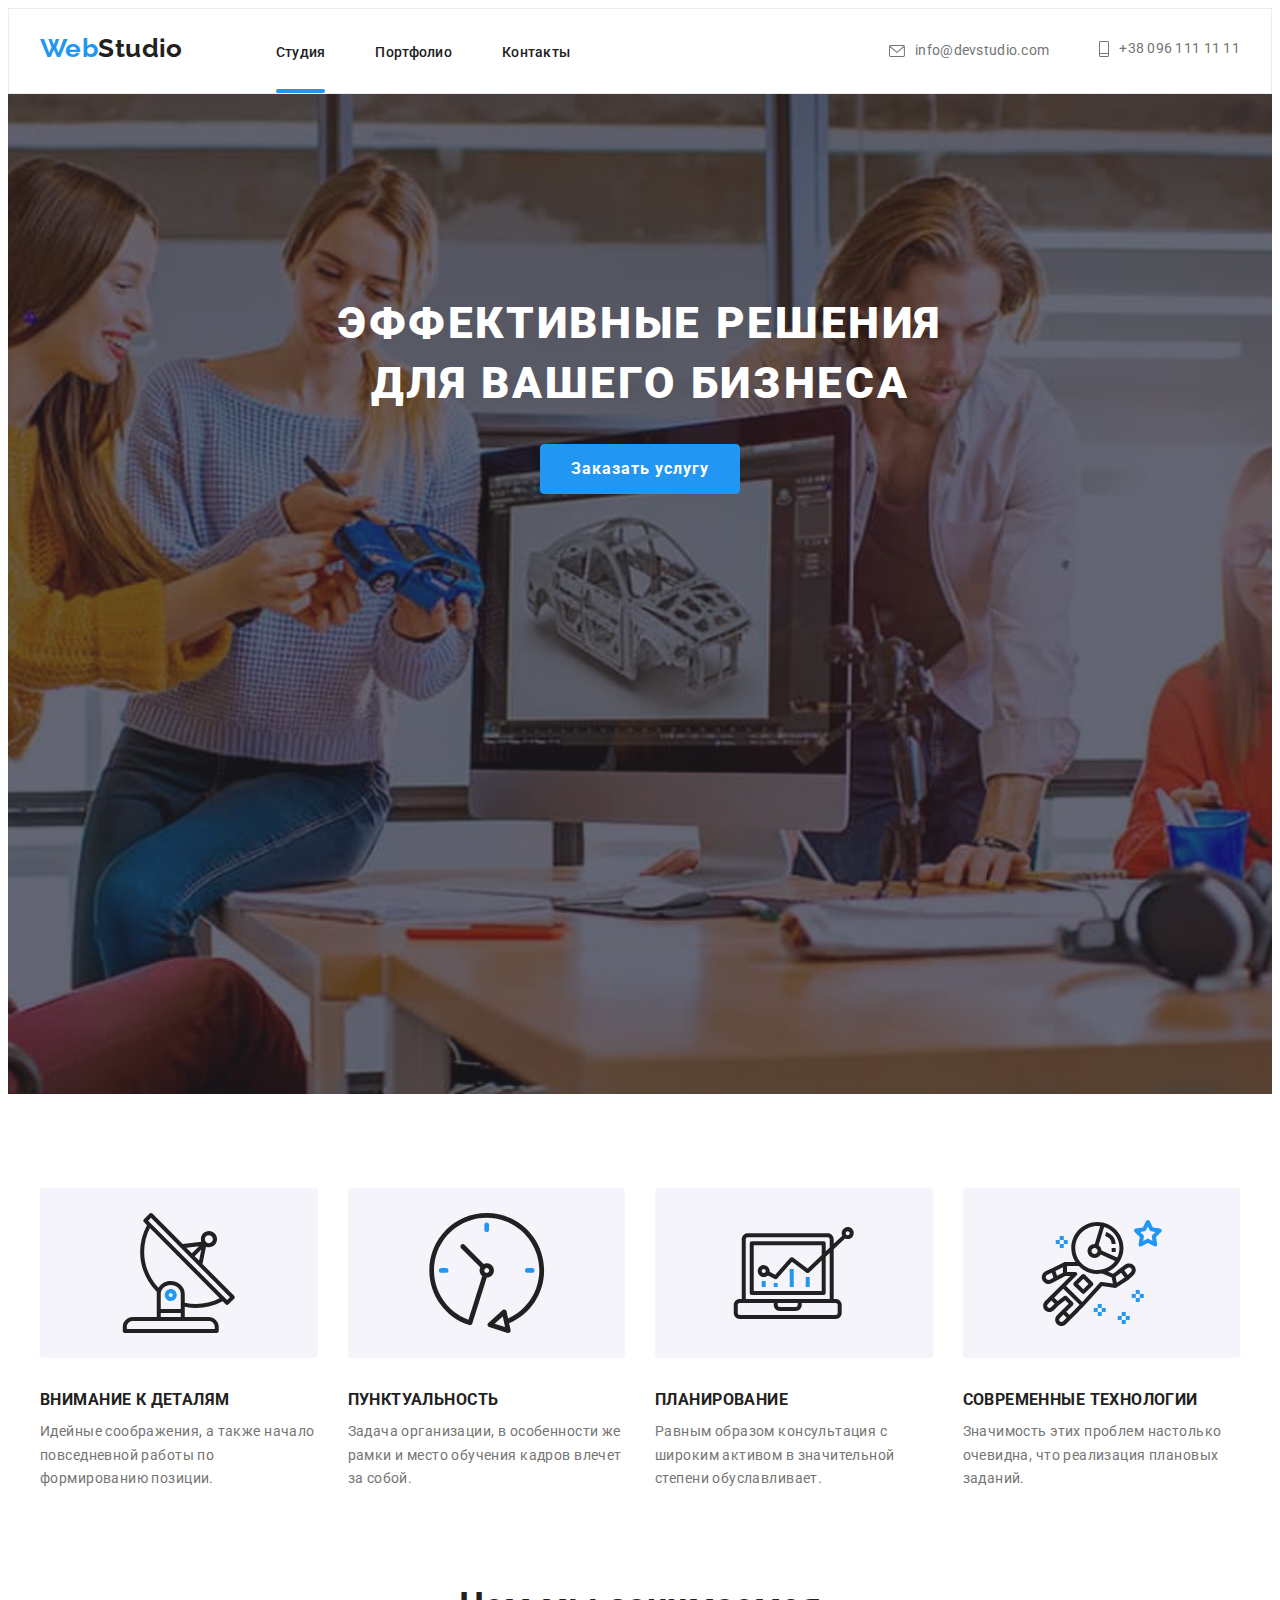
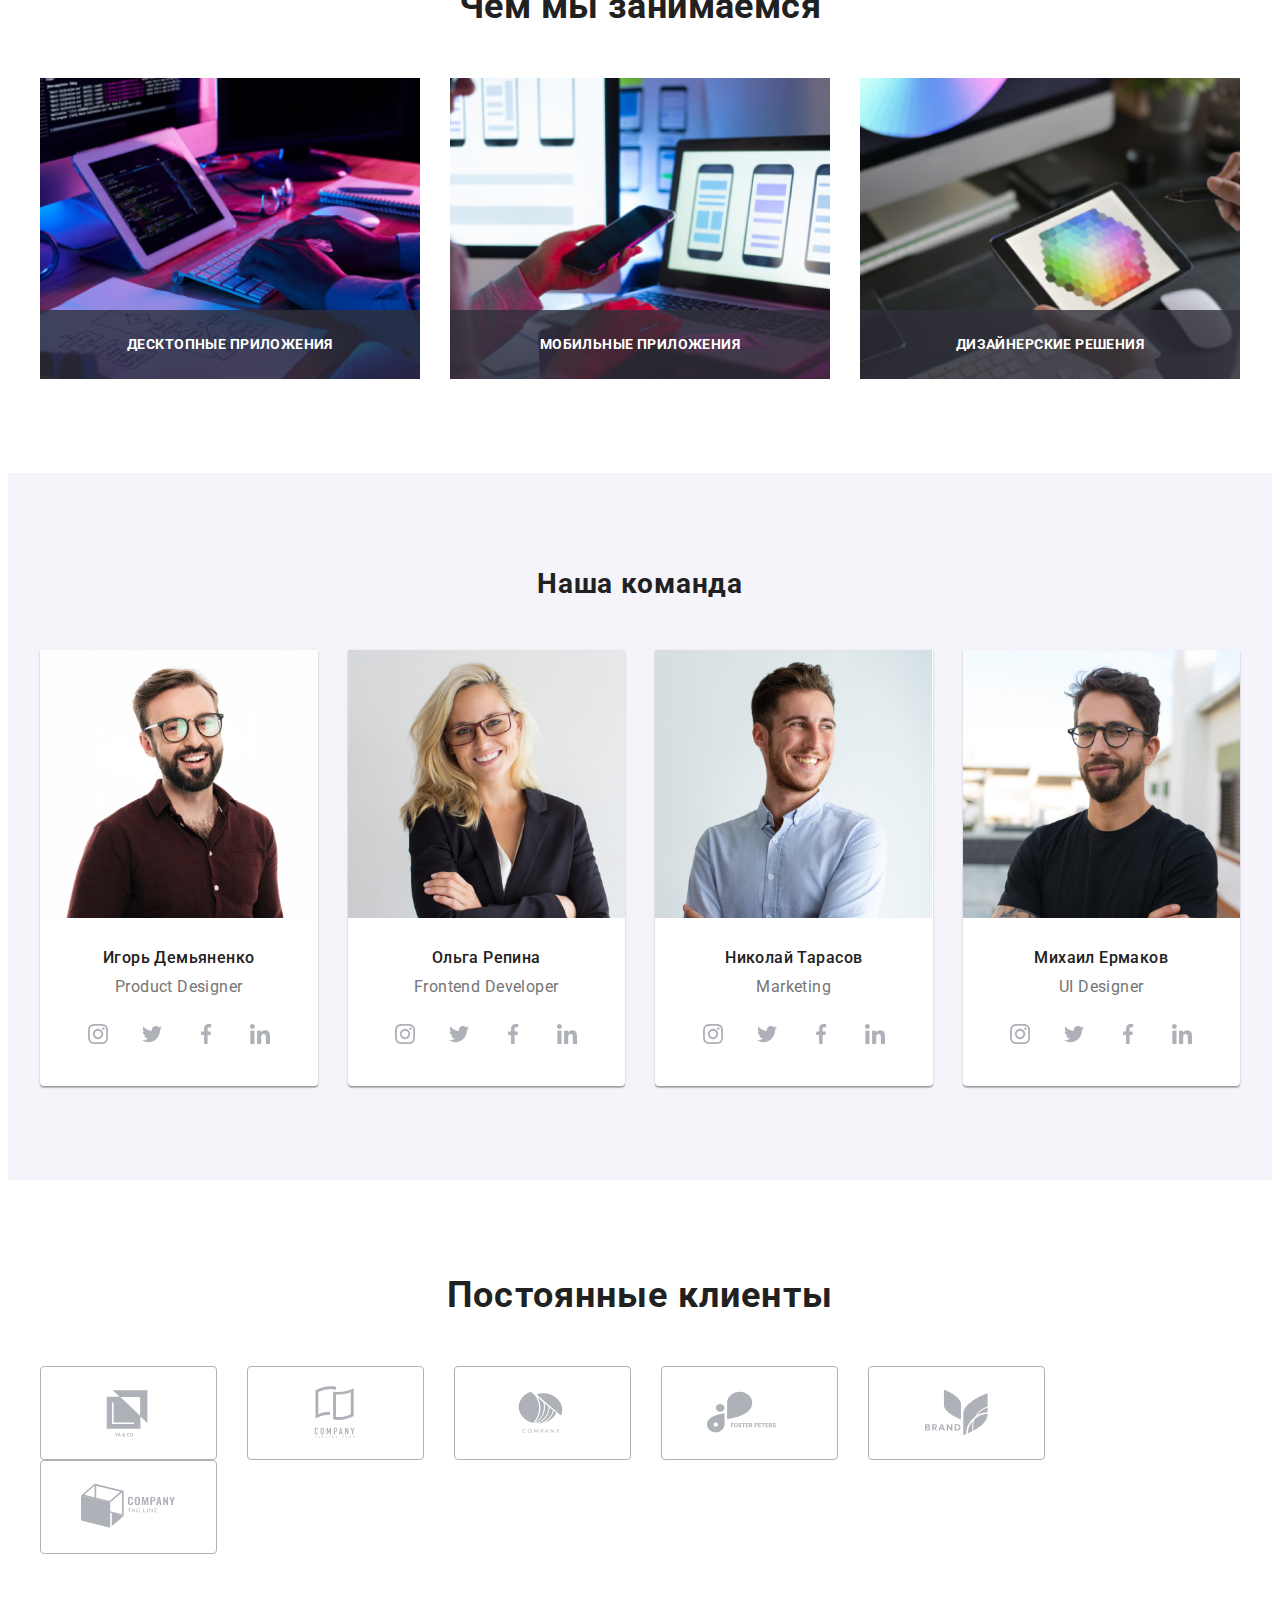
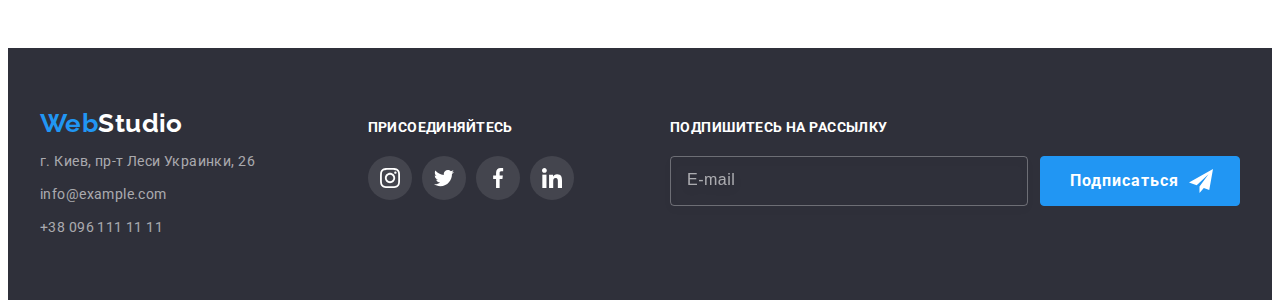
<file: index.html>
<!DOCTYPE html>
<html lang="ru">
<head>
    <meta charset="UTF-8">
    <meta http-equiv="X-UA-Compatible" content="IE=edge">
    <meta name="viewport" content="width=device-width, initial-scale=1.0">
    <title>Студия</title>
    <link rel="stylesheet" href="https://cdnjs.cloudflare.com/ajax/libs/modern-normalize/1.1.0/modern-normalize.min.css" integrity="sha512-wpPYUAdjBVSE4KJnH1VR1HeZfpl1ub8YT/NKx4PuQ5NmX2tKuGu6U/JRp5y+Y8XG2tV+wKQpNHVUX03MfMFn9Q==" crossorigin="anonymous" referrerpolicy="no-referrer" />
    <link rel="preconnect" href="https://fonts.googleapis.com">
    <link rel="preconnect" href="https://fonts.gstatic.com" crossorigin>
    <link href="https://fonts.googleapis.com/css2?family=Raleway:wght@700&family=Roboto:wght@400;500;700;900&display=swap"
        rel="stylesheet">
    <!--<link rel="stylesheet" href="./css/styles.css">-->
    <link rel="stylesheet" href="./css/main.min.css">
    <link rel="stylesheet" href="https://cdnjs.cloudflare.com/ajax/libs/animate.css/4.1.1/animate.min.css" />
</head>
<!--Шапка сайта-->
<body class="page">
    <header class="header">
        <div class="container header__container">
        <a href="./index.html" class="header__logo logo link animate__animated animate__bounce"><span class="logo__label">Web</span><span class="logo__text">Studio</span></a>
        <nav class="header-nav">
            <ul class="list header-nav__list">
                <li class="header-nav__item">
                    <a class="link header-nav__link current" href="./index.html">Студия</a></li>
                <li class="header-nav__item">
                    <a class="link header-nav__link" href="./portfolio.html">Портфолио</a></li>
                <li class="header-nav__item">
                    <a class="link header-nav__link" href="">Контакты</a></li>
            </ul>
        </nav>
        <div class="header-contacts">
            <ul class="list header-contacts__list">
                <li class="header-contacts__item">
                    <a class="header-contacts__link link" href="maito:info@devstudio.com">
                        <svg class="header-contacts__icon" width="16" height="12">
                            <use href="./images/icons.svg#icon-envelope-hover"></use>
                        </svg>
                        info@devstudio.com </a></li>
                <li class="header-contacts__item">
                    <a class="header-contacts__link link" href="tel:+380961111111">
                        <svg class="header-contacts__icon" width="10" height="16">
                            <use href="./images/icons.svg#icon-Vector"></use>
                        </svg>
                        +38 096 111 11 11</a></li>
            </ul>
        </div>
            <button class="open-menu__btn" type="button">
                <svg class="open-menu__icon" width="40" height="40">
                    <use href="./images/icons.svg#icon-menu"></use>
                </svg>
            </button>
            </div>
            <div class="mob-menu is-hidden">
                <div class="conteiner">
                    <div class="mob-menu__top">
                <button class="close-menu__btn" type="button">
                    <svg class="close-menu__icon" width="18.67" height="18.67">
                        <use href="./images/icons.svg#icon-Close"></use>
                    </svg>
                    </button>
                <ul class="list mob-menu__list">
                    <li class="mob-menu__item">
                        <a class="mob-menu__link link" href="./index.html">Студия</a>
                    </li>
                    <li class="mob-menu__item">
                        <a class="mob-menu__link link" href="./portfolio.html">Портфолио</a>
                    </li>
                    <li class="mob-menu__item">
                        <a class="mob-menu__link link" href="">Контакты</a>
                    </li>
                </ul>
                    </div>
                    <div class="mob-menu-bottom">
                <div class="mob-contacts">
                <ul class="list mob-contacts__list">
                    <li class="mob-contacts__item">
                        <a class="mob-contacts__link-tel link" href="tel:+380961111111">
                            +38 096 111 11 11</a>
                    </li>
                    <li class="mob-contacts__item">
                        <a class="mob-contacts__link-email link" href="maito:info@devstudio.com">
                            info@devstudio.com </a>
                    </li>
                </ul>
                </div>
                <ul class="list mob-social__list">
                    <li class="mob-social__item">
                        <a href="" class="link mob-social__link">Instagram</a>
                    </li>
                    <li class="mob-social__item">
                        <a href="" class="link mob-social__link">Twitter</a>
                    </li>
                    <li class="mob-social__item">
                        <a href="" class="link mob-social__link">Facebook</a>
                    </li>
                    <li class="mob-social__item">
                        <a href="" class="link mob-social__link">Linkedin</a>
                    </li>
                </ul>
                </div>
                    </div>
            </div>
    </header>
    <main>
        <!--Герой-->
            <section class="section hero">
                <div class="container hero__container">
                <h1 class="hero__title">Эффективные решения <br >для вашего бизнеса</h1>
                <button class="hero__btn btn" type="submit" data-modal-open>Заказать услугу</button>
                </div>
            </section>
            <!--Особенности-->
        <section class="section features">
            <div class="container features__container">
            <h2 class="visually-hidden">Особенности</h2>
            <ul class="features__list list">
                <li class="features__item">
                    <svg class="features__icon" width="" height="120">
                        <use href="./images/icons.svg#icon-antenna-1"></use>
                    </svg>
                    <h3 class="features__title">Внимание к деталям</h3>
                    <p class="features__text">Идейные соображения, а также начало повседневной работы по формированию позиции.</p>
                </li>
                <li class="features__item">
                    <svg class="features__icon" width="" height="120">
                        <use href="./images/icons.svg#icon-clock-1"></use>
                    </svg>
                    <h3 class="features__title">Пунктуальность</h3>
                    <p class="features__text">Задача организации, в особенности же рамки и место обучения кадров влечет за собой.</p>
                </li>
                <li class="features__item">
                    <svg class="features__icon" width="" height="120">
                        <use href="./images/icons.svg#icon-diagram-1"></use>
                    </svg>
                    <h3 class="features__title">Планирование</h3>
                    <p class="features__text">Равным образом консультация с широким активом в значительной степени обуславливает.</p>
                </li>
                <li class="features__item">
                    <svg class="features__icon" width="" height="120">
                        <use href="./images/icons.svg#icon-astronaut-1"></use>
                    </svg>
                    <h3 class="features__title">Современные технологии</h3>
                    <p class="features__text">Значимость этих проблем настолько очевидна, что реализация плановых заданий.</p>
                </li>
            </ul>
            </div>
        </section>
        <!--Род занятий-->
        <section class="section about">
            <div class="container about__container">
            <h2 class="about__title">Чем мы занимаемся</h2>
            <ul class="about__list list">
                <li class="about__item">
                    <div class="about__wrap">
                        <picture>
                        <source
                            srcset="
                                    ./images/img.jpg  1x,
                                    ./images/about/about-dest2-2x.jpg 2x" 
                            media="(min-width: 1200px)" />
                            <img src="./images/img.jpg" alt="Комп'ютер"/>
                            </picture>
                                <p class="about__text">Десктопные приложения</p>
                    </div>
                </li>
                <li class="about__item">
                    <div class="about__wrap">
                        <picture>
                            <source 
                            srcset="
                            ./images/img-2.jpg 1x,
                            ./images/about/about-dest3-2x.jpg 2x" 
                            media="(min-width: 1200px)" />
                    <img src="./images/img-2.jpg" alt="Телефон"/>
                    <p class="about__text">Мобильные приложения</p>
                    </picture>
                </div>
                </li>
                <li class="about__item">
                    <div class="about__wrap">
                        <picture>
                            <source 
                            srcset="
                            ./images/img-3.jpg 1x,
                            ./images/about/about-dest1-2x.jpg 2x" 
                            media="(min-width: 1200px)" />
                    <img src="./images/img-3.jpg" alt="Планшет"/>
                    <p class="about__text">Дизайнерские решения</p>
                    </picture>
                </div>
                </li>
            </ul>
            </div>
        </section>
        <!--Сотрудники-->
        <section class="section team">
            <div class="container team__container">
            <h2 class="team__title">Наша команда</h2>
            <ul class="team-list list">
                <li class="team-list__item">
                    <picture>
                        <source 
                        srcset="
                        ./images/img-4.jpg 1x,
                        ./images/team/team-dest1-2x.jpg 2x"
                        media="(min-width: 1200px)" />
                        <source 
                        srcset="
                        ./images/team/team-tab1-1x.jpg 1x,
                        ./images/team/team-tab1-2x.jpg 2x"
                        media="(min-width: 768px)" />
                        <source 
                        srcset="
                        ./images/team/team-mob1-1x.jpg 1x,
                        ./images/team/team-mob1-2x.jpg 2x"
                        media="(min-width: 320px)" />
                    <img src="./images/img-4.jpg" alt="Сотрудник 1" />
                    </picture>
                    <div class="team-list__wrap">
                    <h3 class="team-list__title">Игорь Демьяненко</h3>
                    <p class="team-list__text">Product Designer</p>
                    <ul class="team-list__social-list social-list list">
                        <li class="social-list__item">
                            <a href="" class="social-list__link">
                                <svg class="social-list__icon" width="20" height="20">
                                    <use href="./images/icons.svg#icon-instagram"></use>
                                </svg>
                            </a>
                        </li>
                        <li class="social-list__item">
                            <a href="" class="social-list__link">
                                <svg class="social-list__icon" width="20" height="20">
                                    <use href="./images/icons.svg#icon-twitter"></use>
                                </svg>
                            </a>
                        </li>
                        <li class="social-list__item">
                            <a href="" class="social-list__link">
                                <svg class="social-list__icon" width="20" height="20">
                                    <use href="./images/icons.svg#icon-facebook"></use>
                                </svg>
                            </a>
                        </li>
                        <li class="social-list__item">
                            <a href="" class="social-list__link">
                                <svg class="social-list__icon" width="20" height="20">
                                    <use href="./images/icons.svg#icon-linkedin"></use>
                                </svg>
                            </a>
                        </li>
                    </ul>
                    </div>
            </li>
                <li class="team-list__item">
                    <picture>
                        <source srcset="
                        ./images/img-5.jpg 1x,
                        ./images/team/team-dest2-2x.jpg 2x" 
                        media="(min-width: 1200px)" />
                        <source srcset="
                        ./images/team/team-tab2-1x.jpg 1x,
                        ./images/team/team-tab2-2x.jpg 2x" 
                        media="(min-width: 768px)" />
                        <source srcset="
                        ./images/team/team-mob2-1x.jpg 1x,
                        ./images/team/team-mob2-2x.jpg 2x" 
                        media="(min-width: 320px)" />
                    <img src="./images/img-5.jpg" alt="Сотрудник 2" />
                    </picture>
                    <div class="team-list__wrap">
                    <h3 class="team-list__title">Ольга Репина</h3>
                    <p class="team-list__text">Frontend Developer</p>
                    <ul class="team-list__social-list social-list list">
                        <li class="social-list__item">
                            <a href="" class="social-list__link">
                                <svg class="social-list__icon" width="20" height="20">
                                    <use href="./images/icons.svg#icon-instagram"></use>
                                </svg>
                            </a>
                        </li>
                        <li class="social-list__item">
                            <a href="" class="social-list__link">
                                <svg class="social-list__icon" width="20" height="20">
                                    <use href="./images/icons.svg#icon-twitter"></use>
                                </svg>
                            </a>
                        </li>
                        <li class="social-list__item">
                            <a href="" class="social-list__link">
                                <svg class="social-list__icon" width="20" height="20">
                                    <use href="./images/icons.svg#icon-facebook"></use>
                                </svg>
                            </a>
                        </li>
                        <li class="social-list__item">
                            <a href="" class="social-list__link">
                                <svg class="social-list__icon" width="20" height="20">
                                    <use href="./images/icons.svg#icon-linkedin"></use>
                                </svg>
                            </a>
                        </li>
                    </ul>
                    </div>
            </li>
                <li class="team-list__item">
                    <picture>
                        <source srcset="
                        ./images/img-6.jpg 1x,
                        ./images/team/team-dest3-2x.jpg 2x" 
                        media="(min-width: 1200px)" />
                        <source srcset="
                        ./images/team/team-tab3-1x.jpg 1x,
                        ./images/team/team-tab3-2x.jpg 2x" 
                        media="(min-width: 768px)" />
                        <source srcset="
                        ./images/team/team-mob3-1x.jpg 1x,
                        ./images/team/team-mob3-2x.jpg 2x" 
                        media="(min-width: 320px)" />
                    <img src="./images/img-6.jpg" alt="Сотрудник 3" />
                    </picture>
                    <div class="team-list__wrap">
                    <h3 class="team-list__title">Николай Тарасов</h3>
                    <p class="team-list__text">Marketing</p>
                    <ul class="team-list__social-list social-list list">
                        <li class="social-list__item">
                            <a href="" class="social-list__link">
                                <svg class="social-list__icon" width="20" height="20">
                                    <use href="./images/icons.svg#icon-instagram"></use>
                                </svg>
                            </a>
                        </li>
                        <li class="social-list__item">
                            <a href="" class="social-list__link">
                                <svg class="social-list__icon" width="20" height="20">
                                    <use href="./images/icons.svg#icon-twitter"></use>
                                </svg>
                            </a>
                        </li>
                        <li class="social-list__item">
                            <a href="" class="social-list__link">
                                <svg class="social-list__icon" width="20" height="20">
                                    <use href="./images/icons.svg#icon-facebook"></use>
                                </svg>
                            </a>
                        </li>
                        <li class="social-list__item">
                            <a href="" class="social-list__link">
                                <svg class="social-list__icon" width="20" height="20">
                                    <use href="./images/icons.svg#icon-linkedin"></use>
                                </svg>
                            </a>
                        </li>
                    </ul>
                    </div>
            </li>
                <li class="team-list__item">
                    <picture>
                        <source srcset="
                        ./images/img-7.jpg 1x,
                        ./images/team/team-dest4-2x.jpg 2x" 
                        media="(min-width: 1200px)" />
                        <source srcset="
                        ./images/team/team-tab4-1x.jpg 1x,
                        ./images/team/team-tab4-2x.jpg 2x" 
                        media="(min-width: 768px)" />
                        <source srcset="
                        ./images/team/team-mob4-1x.jpg 1x,
                        ./images/team/team-mob4-2x.jpg 2x" 
                        media="(min-width: 320px)" />
                    <img src="./images/img-7.jpg" alt="Сотрудник 4" />
                    </picture>
                    <div class="team-list__wrap">
                    <h3 class="team-list__title">Михаил Ермаков</h3>
                    <p class="team-list__text">UI Designer</p>
                    <ul class="team-list__social-list social-list list">
                        <li class="social-list__item">
                            <a href="" class="social-list__link">
                                <svg class="social-list__icon" width="20" height="20">
                                    <use href="./images/icons.svg#icon-instagram"></use>
                                </svg>
                            </a>
                        </li>
                        <li class="social-list__item">
                            <a href="" class="social-list__link">
                                <svg class="social-list__icon" width="20" height="20">
                                    <use href="./images/icons.svg#icon-twitter"></use>
                                </svg>
                            </a>
                        </li>
                        <li class="social-list__item">
                            <a href="" class="social-list__link">
                                <svg class="social-list__icon" width="20" height="20">
                                    <use href="./images/icons.svg#icon-facebook"></use>
                                </svg>
                            </a>
                        </li>
                        <li class="social-list__item">
                            <a href="" class="social-list__link">
                                <svg class="social-list__icon" width="20" height="20">
                                    <use href="./images/icons.svg#icon-linkedin"></use>
                                </svg>
                            </a>
                        </li>
                    </ul>
                    </div>
            </li>
            </ul>
            </div>
        </section>
        <!--Клиенты-->
        <section class="section clients">
            <div class="container clients__container">
                <h2 class="clients__title">Постоянные клиенты</h2>
                <ul class="clients__list list">
                    <li class="clients__item">
                        <a href="" class="clients__link">
                            <svg class="clients__icon" width="106" height="60">
                                <use href="./images/icons.svg#icon-Logo"></use>
                            </svg>
                        </a>
                    </li>
                    <li class="clients__item">
                        <a href="" class="clients__link">
                            <svg class="clients__icon" width="106" height="60">
                                <use href="./images/icons.svg#icon-Logo-2"></use>
                            </svg>
                        </a>
                    </li>
                    <li class="clients__item">
                        <a href="" class="clients__link">
                            <svg class="clients__icon" width="" height="60">
                                <use href="./images/icons.svg#icon-Logo-3"></use>
                            </svg>
                        </a>
                    </li>
                    <li class="clients__item">
                        <a href="" class="clients__link">
                            <svg class="clients__icon" width="" height="60">
                                <use href="./images/icons.svg#icon-Logo-7"></use>
                            </svg>
                        </a>
                    </li>
                    <li class="clients__item">
                        <a href="" class="clients__link">
                            <svg class="clients__icon" width="" height="60">
                                <use href="./images/icons.svg#icon-Logo-5"></use>
                            </svg>
                        </a>
                    </li>
                    <li class="clients__item">
                        <a href="" class="clients__link">
                            <svg class="clients__icon" width="" height="60">
                                <use href="./images/icons.svg#icon-Logo-6"></use>
                            </svg>
                        </a>
                    </li>
                </ul>
            </div>
        </section>
    </main>
    <!--Адресс-->
    <footer class="footer">
        <div class="container footer__container">
            <div class="footer__wrap-address wrap-address">
                <a href="" class="wrap-address__logo logo link"><span class="logo__label">Web</span><span class="logo__text text--color-white">Studio</span></a>
                    <address class="wrap-address__addres">
                        <ul class="wrap-address__list list">
                            <li class="wrap-address__item"><a class="wrap-address__link link" href="">г. Киев, пр-т Леси Украинки, 26</a></li>
                            <li class="wrap-address__item"><a class="wrap-address__link link" href="maito:info@example.com">info@example.com</a></li>
                            <li class="wrap-address__item"><a class="wrap-address__link link" href="tel:+380961111111">+38 096 111 11 11</a></li>
                        </ul>
                    </address>
            </div>
            <div class="footer__wrap-social wrap-social">
                <h2 class="wrap-social__title">присоединяйтесь</h2>
                <ul class="wrap-social__social-list social-list list">
                    <li class="wrap-social__item social-list__item">
                        <a href="" class="social-list__link link--color-grey">
                            <svg class="social-list__icon icon--color-white" width="20" height="20">
                                <use href="./images/icons.svg#icon-instagram"></use>
                            </svg>
                        </a>
                    </li>
                    <li class="wrap-social__item social-list__item">
                        <a href="" class="social-list__link link--color-grey">
                            <svg class="social-list__icon icon--color-white" width="20" height="20">
                                <use href="./images/icons.svg#icon-twitter"></use>
                            </svg>
                        </a>
                    </li>
                    <li class="wrap-social__item social-list__item">
                        <a href="" class="social-list__link link--color-grey">
                            <svg class="social-list__icon icon--color-white" width="20" height="20">
                                <use href="./images/icons.svg#icon-facebook"></use>
                            </svg>
                        </a>
                    </li>
                    <li class="wrap-social__item social-list__item">
                        <a href="" class="social-list__link link--color-grey">
                            <svg class="social-list__icon icon--color-white" width="20" height="20">
                                <use href="./images/icons.svg#icon-linkedin"></use>
                            </svg>
                        </a>
                    </li>
                </ul>
            </div>
            <div class="footer__wrap-sign wrap-sign">
                <h2 class="wrap-sign__title">Подпишитесь на рассылку</h2>
                <form action="#" class="wrap-sign__form">
                    <input 
                        type="email" 
                        class="wrap-sign__input" 
                        name="footer-email-name" 
                        placeholder="E-mail"/>
                <div class="wrap-sign__button">
                    <button type="submit" class="wrap-sign__btn btn">Подписаться
                        <svg class="wrap-sign__icon" width="24" height="24">
                            <use href="./images/icons.svg#icon-send"></use>
                        </svg>
                    </button>
                </div>
                </form>
            </div>
        </div>
    </footer>
    <div class="backdrop is-hidden" data-modal>
    <div class="modal">
        <button type="button" class="modal__close" data-modal-close>
            <svg class="modal__close-icon" width="11" height="11" >
                <use href="./images/icons.svg#icon-Close"></use>
            </svg>
        </button>
        <p class="modal__title">Оставьте свои данные, мы вам перезвоним</p>
        <form action="#" class="modal__form">
            <div class="modal__field">
                <label for="user-name" class="modal__field-text">Имя</label>
                <div class="modal__field-wrap">
                <input 
                type="text" 
                id="user-name"
                name="user-name" 
                class="modal__field-input" 
                required />
                <svg class="modal__field-icon" width="12" height="12">
                    <use href="./images/icons.svg#icon-name"></use>
                </svg>
                </div>
            </div>
            <div class="modal__field">
                <label for="user-tel" class="modal__field-text">Телефон</label>
                <div class="modal__field-wrap">
                <input 
                type="tel" 
                id="user-tel"
                name="user-tel" 
                class="modal__field-input" 
                required />
                <svg class="modal__field-icon" width="13" height="13">
                    <use href="./images/icons.svg#icon-tel"></use>
                </svg>
                </div>
            </div>
            <div class="modal__field">
                <label for="user-email" class="modal__field-text">Почта</label>
                <div class="modal__field-wrap">
                <input 
                type="email" 
                id="user-email"
                name="user-email" 
                class="modal__field-input" 
                required />
                <svg class="modal__field-icon" width="15" height="12">
                    <use href="./images/icons.svg#icon-email"></use>
                </svg>
                </div>
            </div>
            <div class="modal__field field-coment">
                <label for="user-text" class="modal__field-text">Комментарий</label>
                <textarea 
                name="text" 
                id="user-text" 
                class="field-coment__text" 
                placeholder="Введите текст"></textarea>
            </div>
            <div class="modal__policy">
                <input 
                type="checkbox" 
                name="policy" 
                id="policy" 
                class="modal__policy-check policy-check visually-hidden"/>
                <label for="policy" class="policy-check__text">
                    <span class="policy-check__item">
                        <svg class="policy-check__icon" width="11" height="8">
                            <use  href="./images/icons.svg#icon-check"></use>
                        </svg>
                    </span>Соглашаюсь с рассылкой и принимаю 
                    <a href="" class="policy-check__agreement">Условия договора</a>
                </label>
            </div>
            <button type="submit" class="modal__btn btn">Отправить</button>
        </form>
        </div>
    </div>
    <script src="./js/modal.js"></script>
    <script src="./js/menu.js"></script>
</body>
</html>
</file>
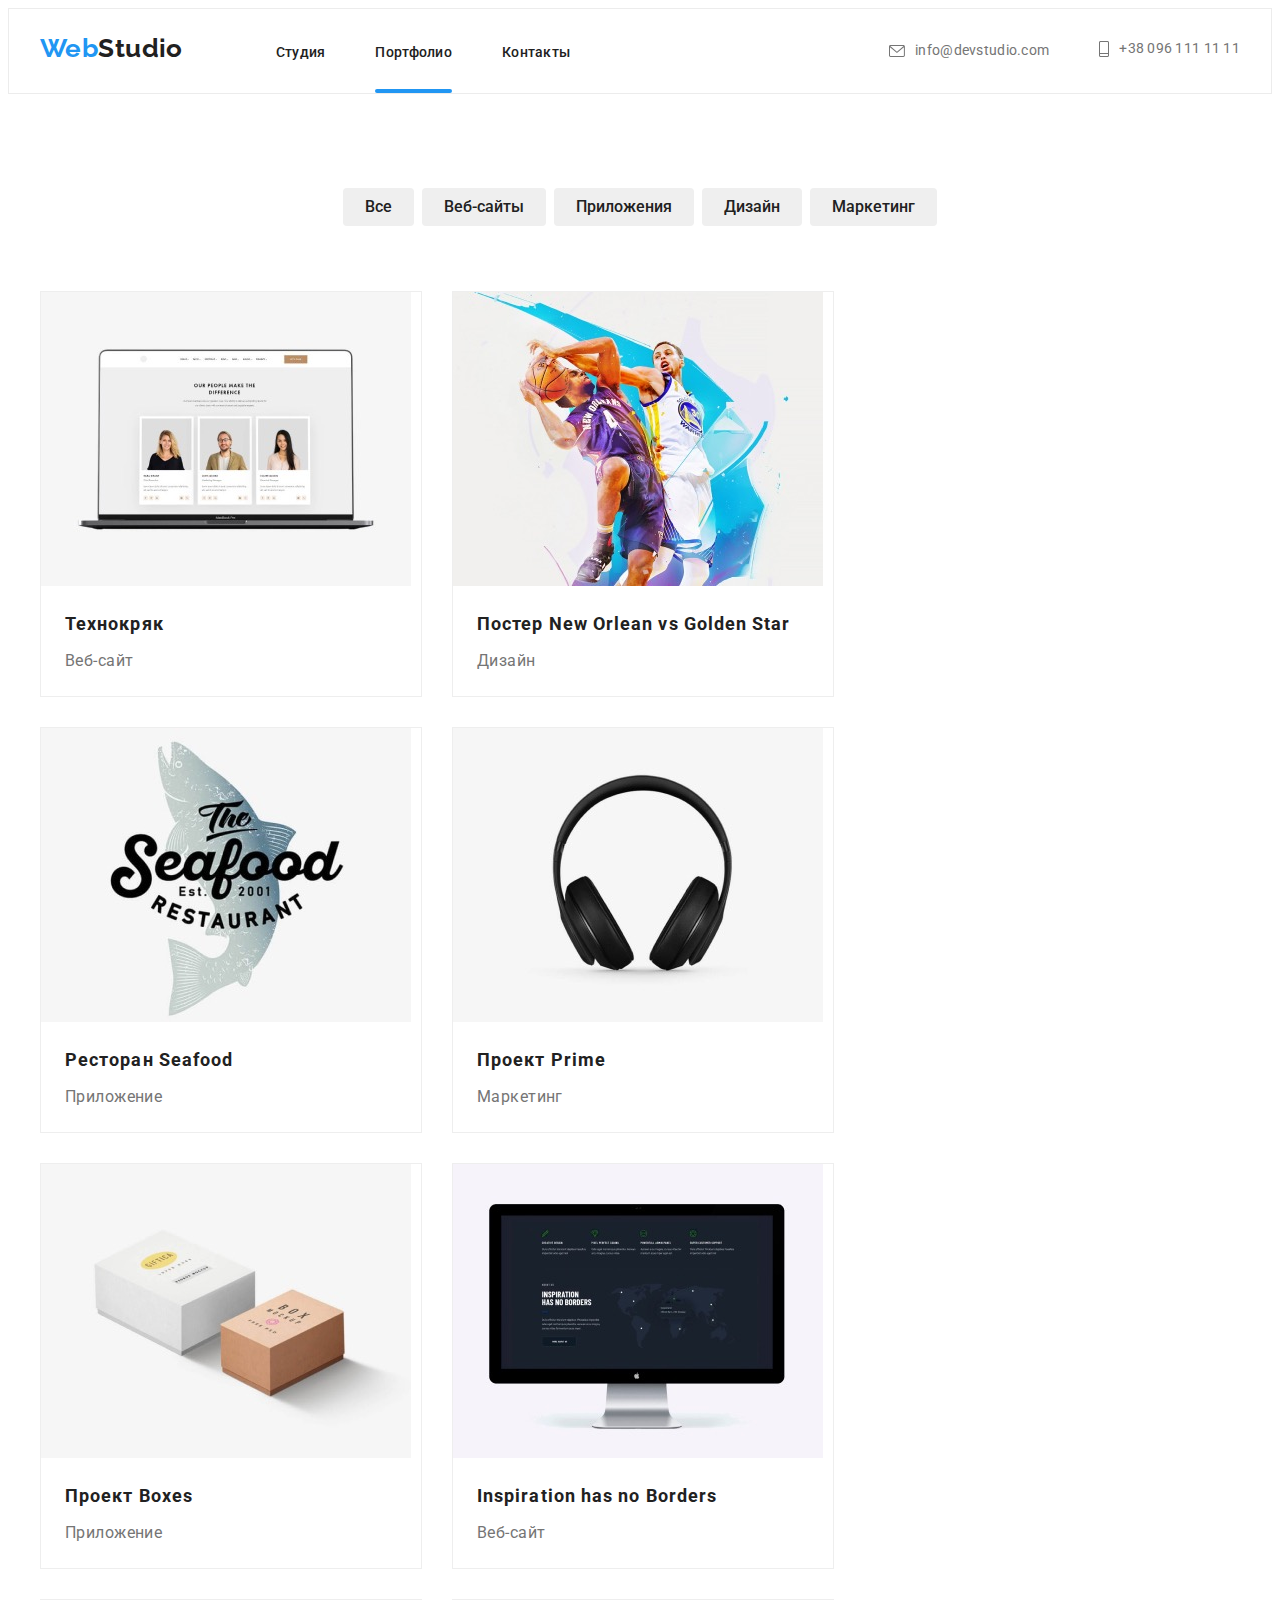
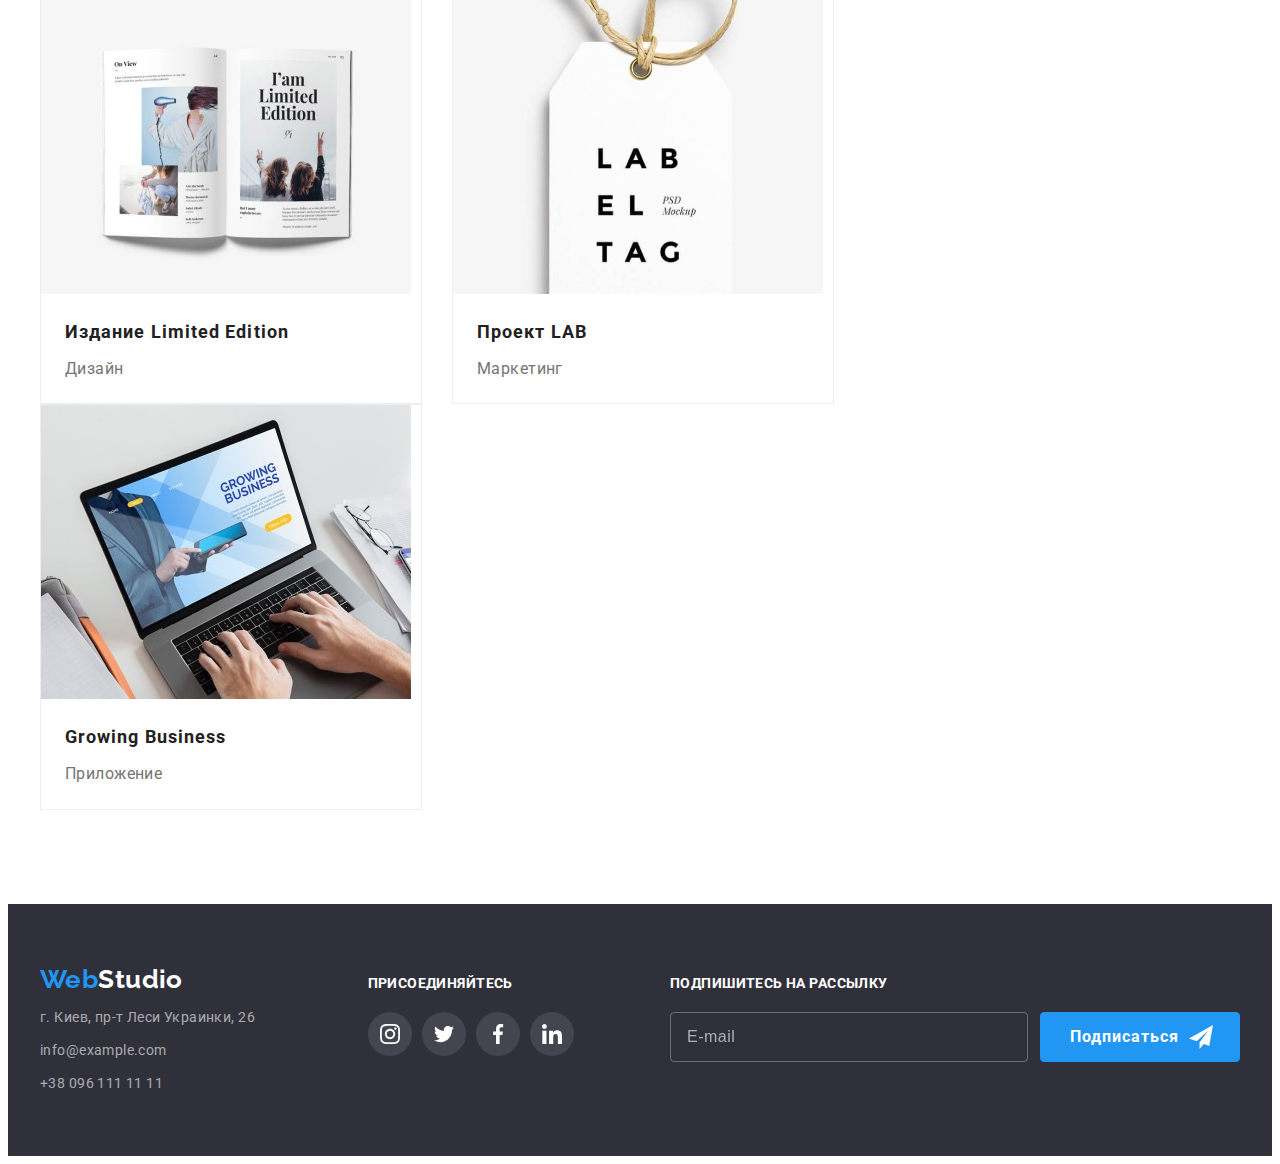
<file: portfolio.html>
<!DOCTYPE html>
<html lang="ru">
<head>
    <meta charset="UTF-8">
    <meta http-equiv="X-UA-Compatible" content="IE=edge">
    <meta name="viewport" content="width=device-width, initial-scale=1.0">
    <title>Портфолио</title>
    <link rel="stylesheet" href="https://cdnjs.cloudflare.com/ajax/libs/modern-normalize/1.1.0/modern-normalize.min.css"
        integrity="sha512-wpPYUAdjBVSE4KJnH1VR1HeZfpl1ub8YT/NKx4PuQ5NmX2tKuGu6U/JRp5y+Y8XG2tV+wKQpNHVUX03MfMFn9Q=="
        crossorigin="anonymous" referrerpolicy="no-referrer" />
    <link rel="preconnect" href="https://fonts.googleapis.com">
    <link rel="preconnect" href="https://fonts.gstatic.com" crossorigin>
    <link href="https://fonts.googleapis.com/css2?family=Raleway:wght@700&family=Roboto:wght@400;500;700;900&display=swap"
        rel="stylesheet">
    <!--<link rel="stylesheet" href="./css/styles.css">-->
    <link rel="stylesheet" href="./css/main.min.css">
    <link rel="stylesheet" href="https://cdnjs.cloudflare.com/ajax/libs/animate.css/4.1.1/animate.min.css" />
</head>
<!--Шапка Портфолио-->
<body class="page">
    <header class="header">
        <div class="container header__container">
            <a href="./index.html" class="header__logo logo link animate__animated animate__bounce"><span
                    class="logo__label">Web</span><span class="logo__text">Studio</span></a>
            <nav class="header-nav">
                <ul class="list header-nav__list">
                    <li class="header-nav__item">
                        <a class="link header-nav__link" href="./index.html">Студия</a>
                    </li>
                    <li class="header-nav__item">
                        <a class="link header-nav__link current" href="./portfolio.html">Портфолио</a>
                    </li>
                    <li class="header-nav__item">
                        <a class="link header-nav__link" href="">Контакты</a>
                    </li>
                </ul>
            </nav>
            <div class="header-contacts">
                <ul class="list header-contacts__list">
                    <li class="header-contacts__item">
                        <a class="header-contacts__link link" href="maito:info@devstudio.com">
                            <svg class="header-contacts__icon" width="16" height="12">
                                <use href="./images/icons.svg#icon-envelope-hover"></use>
                            </svg>
                            info@devstudio.com </a>
                    </li>
                    <li class="header-contacts__item">
                        <a class="header-contacts__link link" href="tel:+380961111111">
                            <svg class="header-contacts__icon" width="10" height="16">
                                <use href="./images/icons.svg#icon-Vector"></use>
                            </svg>
                            +38 096 111 11 11</a>
                    </li>
                </ul>
            </div>
            <button class="open-menu__btn" type="button">
                <svg class="open-menu__icon" width="40" height="40">
                    <use href="./images/icons.svg#icon-menu"></use>
                </svg>
            </button>
        </div>
        <div class="mob-menu is-hidden">
            <div class="conteiner">
                <div class="mob-menu__top">
                    <button class="close-menu__btn" type="button">
                        <svg class="close-menu__icon" width="18.67" height="18.67">
                            <use href="./images/icons.svg#icon-Close"></use>
                        </svg>
                    </button>
                    <ul class="list mob-menu__list">
                        <li class="mob-menu__item">
                            <a class="mob-menu__link link" href="./index.html">Студия</a>
                        </li>
                        <li class="mob-menu__item">
                            <a class="mob-menu__link link" href="./portfolio.html">Портфолио</a>
                        </li>
                        <li class="mob-menu__item">
                            <a class="mob-menu__link link" href="">Контакты</a>
                        </li>
                    </ul>
                </div>
                <div class="mob-menu-bottom">
                    <div class="mob-contacts">
                        <ul class="list mob-contacts__list">
                            <li class="mob-contacts__item">
                                <a class="mob-contacts__link-tel link" href="tel:+380961111111">
                                    +38 096 111 11 11</a>
                            </li>
                            <li class="mob-contacts__item">
                                <a class="mob-contacts__link-email link" href="maito:info@devstudio.com">
                                    info@devstudio.com </a>
                            </li>
                        </ul>
                    </div>
                    <ul class="list mob-social__list">
                        <li class="mob-social__item">
                            <a href="" class="link mob-social__link">Instagram</a>
                        </li>
                        <li class="mob-social__item">
                            <a href="" class="link mob-social__link">Twitter</a>
                        </li>
                        <li class="mob-social__item">
                            <a href="" class="link mob-social__link">Facebook</a>
                        </li>
                        <li class="mob-social__item">
                            <a href="" class="link mob-social__link">Linkedin</a>
                        </li>
                    </ul>
                </div>
            </div>
        </div>
    </header>
<main>
    <!--Наши проэкты-->
    <section class="section">
        <div class="container wrap-btn">
        <h1 class="visually-hidden">Контент страницы Портфолио</h1>
        <ul class="wrap-btn__list list">
            <li class="wrap-btn__item"><button class="wrap-btn__button" type="button">Все</button></li>
            <li class="wrap-btn__item"><button class="wrap-btn__button" type="button">Веб-сайты</button></li>
            <li class="wrap-btn__item"><button class="wrap-btn__button" type="button">Приложения</button></li>
            <li class="wrap-btn__item"><button class="wrap-btn__button" type="button">Дизайн</button></li>
            <li class="wrap-btn__item"><button class="wrap-btn__button" type="button">Маркетинг</button></li>
        </ul>
        <div class="wrap-pic">
        <ul class="wrap-pic__list list">
            <li class="wrap-pic__item">
                <a href="" class="wrap-pic__link link">
                    <div class="wrap-pic__pic-card pic-card">
                        <picture>
                            <source srcset="
                            ./images/img-8.jpg 1x,
                            ./images/portfolio/p-dest1-2x.jpg 2x" 
                            media="(min-width: 1200px)" />
                            <source srcset="
                            ./images/portfolio/p-tab1-1x.jpg 1x,
                            ./images/portfolio/p-tab1-2x.jpg 2x" 
                            media="(min-width: 768px)" />
                            <source srcset="
                            ./images/portfolio/p-mob1-1x.jpg 1x,
                            ./images/portfolio/p-mob1-2x.jpg 2x" 
                            media="(min-width: 320px)" />
                    <img src="./images/img-8.jpg" alt="Люди"/>
                    </picture>
                <p class="pic-card__text-top">Технокряк это современная площадка распространения коронавируса. Компании используют эту платформу для цифрового
                шпионажа и атак на защищённые сервера конкурентов.</p></div>
                <div class="wrap-pic__card-text">
                    <h2 class="pic-card__title">Технокряк</h2>
                    <p class="pic-card__text">Веб-сайт</p>
                </div>
                </a>
            </li>
            <li class="wrap-pic__item">
                <a href="" class="wrap-pic__link link">
                    <div class="wrap-pic__pic-card pic-card">
                        <picture>
                            <source srcset="
                            ./images/img-9.jpg 1x,
                            ./images/portfolio/p-dest2-2x.jpg 2x" 
                            media="(min-width: 1200px)" />
                            <source srcset="
                            ./images/portfolio/p-tab2-1x.jpg 1x,
                            ./images/portfolio/p-tab2-2x.jpg 2x" 
                            media="(min-width: 768px)" />
                            <source srcset="
                            ./images/portfolio/p-mob2-1x.jpg 1x,
                            ./images/portfolio/p-mob2-2x.jpg 2x" 
                            media="(min-width: 320px)" />
                    <img src="./images/img-9.jpg" alt="Игра"/>
                    </picture>
                <p class="pic-card__text-top">Технокряк это современная площадка распространения коронавируса. Компании используют эту платформу для цифрового
                шпионажа и атак на защищённые сервера конкурентов.</p></div>
                <div class="wrap-pic__card-text">
                <h2 class="pic-card__title">Постер New Orlean vs Golden Star</h2>
                <p class="pic-card__text">Дизайн</p>
                </div>
                </a>
            </li>
            <li class="wrap-pic__item">
                <a href="" class="wrap-pic__link link">
                    <div class="wrap-pic__pic-card pic-card">
                        <picture>
                            <source srcset="
                            ./images/img-10.jpg 1x,
                            ./images/portfolio/p-dest3-2x.jpg 2x" 
                            media="(min-width: 1200px)" />
                            <source srcset="
                            ./images/portfolio/p-tab3-1x.jpg 1x,
                            ./images/portfolio/p-tab3-2x.jpg 2x" 
                            media="(min-width: 768px)" />
                            <source srcset="
                            ./images/portfolio/p-mob3-1x.jpg 1x,
                            ./images/portfolio/p-mob3-2x.jpg 2x" 
                            media="(min-width: 320px)" />
                    <img src="./images/img-10.jpg" alt="Рыба" />
                    </picture>
                <p class="pic-card__text-top">Технокряк это современная площадка распространения коронавируса. Компании используют эту платформу для цифрового
                шпионажа и атак на защищённые сервера конкурентов.</p></div>
                <div class="wrap-pic__card-text">
                <h2 class="pic-card__title">Ресторан Seafood</h2>
                <p class="pic-card__text">Приложение</p>
                </div>
                </a>
            </li>
            <li class="wrap-pic__item">
                <a href="" class="wrap-pic__link link">
                    <div class="wrap-pic__pic-card pic-card">
                        <picture>
                            <source srcset="
                            ./images/img-11.jpg 1x,
                            ./images/portfolio/p-dest4-2x.jpg 2x" 
                            media="(min-width: 1200px)" />
                            <source srcset="
                            ./images/portfolio/p-tab4-1x.jpg 1x,
                            ./images/portfolio/p-tab4-2x.jpg 2x" 
                            media="(min-width: 768px)" />
                            <source srcset="
                            ./images/portfolio/p-mob4-1x.jpg 1x,
                            ./images/portfolio/p-mob4-2x.jpg 2x" 
                            media="(min-width: 320px)" />
                    <img src="./images/img-11.jpg" alt="Наушники"/>
                    </picture>
                <p class="pic-card__text-top">Технокряк это современная площадка распространения коронавируса. Компании используют эту платформу для цифрового
                шпионажа и атак на защищённые сервера конкурентов.</p></div>
                <div class="wrap-pic__card-text">
                <h2 class="pic-card__title">Проект Prime</h2>
                <p class="pic-card__text">Маркетинг</p>
                </div>
                </a>
            </li>
            <li class="wrap-pic__item">
                <a href="" class="wrap-pic__link link">
                    <div class="wrap-pic__pic-card pic-card">
                        <picture>
                            <source srcset="
                            ./images/img-12.jpg 1x,
                            ./images/portfolio/p-dest5-2x.jpg 2x" 
                            media="(min-width: 1200px)" />
                            <source srcset="
                            ./images/portfolio/p-tab5-1x.jpg 1x,
                            ./images/portfolio/p-tab5-2x.jpg 2x" 
                            media="(min-width: 768px)" />
                            <source srcset="
                            ./images/portfolio/p-mob5-1x.jpg 1x,
                            ./images/portfolio/p-mob5-2x.jpg 2x" 
                            media="(min-width: 320px)" />
                    <img src="./images/img-12.jpg" alt="Коробки"/>
                    </picture>
                <p class="pic-card__text-top">Технокряк это современная площадка распространения коронавируса. Компании используют эту платформу для цифрового
                шпионажа и атак на защищённые сервера конкурентов.</p></div>
                <div class="wrap-pic__card-text">
                <h2 class="pic-card__title">Проект Boxes</h2>
                <p class="pic-card__text">Приложение</p>
                </div>
                </a>
            </li>
            <li class="wrap-pic__item">
                <a href="" class="wrap-pic__link link">
                    <div class="wrap-pic__pic-card pic-card">
                        <picture>
                            <source srcset="
                            ./images/img-13.jpg 1x,
                            ./images/portfolio/p-dest6-2x.jpg 2x" 
                            media="(min-width: 1200px)" />
                            <source srcset="
                            ./images/portfolio/p-tab6-1x.jpg 1x,
                            ./images/portfolio/p-tab6-2x.jpg 2x" 
                            media="(min-width: 768px)" />
                            <source srcset="
                            ./images/portfolio/p-mob6-1x.jpg 1x,
                            ./images/portfolio/p-mob6-2x.jpg 2x" 
                            media="(min-width: 320px)" />
                    <img src="./images/img-13.jpg" alt="Сайт"/>
                    </picture>
                <p class="pic-card__text-top">Технокряк это современная площадка распространения коронавируса. Компании используют эту платформу для цифрового
                шпионажа и атак на защищённые сервера конкурентов.</p></div>
                <div class="wrap-pic__card-text">
                <h2 class="pic-card__title">Inspiration has no Borders</h2>
                <p class="pic-card__text">Веб-сайт</p>
                </div>
                </a>
            </li>
            <li class="wrap-pic__item">
                <a href="" class="wrap-pic__link link">
                    <div class="wrap-pic__pic-card pic-card">
                        <picture>
                            <source srcset="
                            ./images/img-14.jpg 1x,
                            ./images/portfolio/p-dest7-2x.jpg 2x" 
                            media="(min-width: 1200px)" />
                            <source srcset="
                            ./images/portfolio/p-tab7-1x.jpg 1x,
                            ./images/portfolio/p-tab7-2x.jpg 2x" 
                            media="(min-width: 768px)" />
                            <source srcset="
                            ./images/portfolio/p-mob7-1x.jpg 1x,
                            ./images/portfolio/p-mob7-2x.jpg 2x" 
                            media="(min-width: 320px)" />
                    <img src="./images/img-14.jpg" alt="Книга"/>
                    </picture>
                <p class="pic-card__text-top">Технокряк это современная площадка распространения коронавируса. Компании используют эту платформу для цифрового
                шпионажа и атак на защищённые сервера конкурентов.</p></div>
                <div class="wrap-pic__card-text">
                <h2 class="pic-card__title">Издание Limited Edition</h2>
                <p class="pic-card__text">Дизайн</p>
                </div>
                </a>
            </li>
            <li class="wrap-pic__item">
                <a href="" class="wrap-pic__link link">
                    <div class="wrap-pic__pic-card pic-card">
                        <picture>
                            <source srcset="
                            ./images/img-15.jpg 1x,
                            ./images/portfolio/p-dest8-2x.jpg 2x" 
                            media="(min-width: 1200px)" />
                            <source srcset="
                            ./images/portfolio/p-tab8-1x.jpg 1x,
                            ./images/portfolio/p-tab8-2x.jpg 2x" 
                            media="(min-width: 768px)" />
                            <source srcset="
                            ./images/portfolio/p-mob8-1x.jpg 1x,
                            ./images/portfolio/p-mob8-2x.jpg 2x" 
                            media="(min-width: 320px)" />
                    <img src="./images/img-15.jpg" alt="Значок"/>
                    </picture>
                <p class="pic-card__text-top">Технокряк это современная площадка распространения коронавируса. Компании используют эту платформу для цифрового
                шпионажа и атак на защищённые сервера конкурентов.</p></div>
                <div class="wrap-pic__card-text">
                <h2 class="pic-card__title">Проект LAB</h2>
                <p class="pic-card__text">Маркетинг</p>
                </div>
                </a>
            </li>
            <li class="wrap-pic__item">
                <a href="" class="wrap-pic__link link">
                    <div class="wrap-pic__pic-card pic-card">
                        <picture>
                            <source srcset="
                            ./images/img-16.jpg 1x,
                            ./images/portfolio/p-dest9-2x.jpg 2x" 
                        media="(min-width: 1200px)" />
                            <source srcset="
                            ./images/portfolio/p-tab9-1x.jpg 1x,
                            ./images/portfolio/p-tab9-2x.jpg 2x" 
                        media="(min-width: 768px)" />
                            <source srcset="
                            ./images/portfolio/p-mob9-1x.jpg 1x,
                            /images/portfolio/p-mob9-2x.jpg 2x" 
                            media="(min-width: 320px)" />
                    <img src="./images/img-16.jpg" alt="Работа за комп'ютером"/>
                    </picture>
                <p class="pic-card__text-top">Технокряк это современная площадка распространения коронавируса. Компании используют эту платформу для цифрового
                шпионажа и атак на защищённые сервера конкурентов.</p></div>
                <div class="wrap-pic__card-text">
                <h2 class="pic-card__title">Growing Business</h2>
                <p class="pic-card__text">Приложение</p>
                </div>
                </a>
            </li>
        </ul>
        </div>
        </div>
    </section>
</main>
<!--Адресс-->
<footer class="footer">
    <div class="container footer__container">
        <div class="footer__wrap-address wrap-address">
            <a href="" class="wrap-address__logo logo link"><span class="logo__label">Web</span><span
                    class="logo__text text--color-white">Studio</span></a>
            <address class="wrap-address__addres">
                <ul class="wrap-address__list list">
                    <li class="wrap-address__item"><a class="wrap-address__link link" href="">г. Киев, пр-т Леси
                            Украинки, 26</a></li>
                    <li class="wrap-address__item"><a class="wrap-address__link link"
                            href="maito:info@example.com">info@example.com</a></li>
                    <li class="wrap-address__item"><a class="wrap-address__link link" href="tel:+380961111111">+38 096
                            111 11 11</a></li>
                </ul>
            </address>
        </div>
        <div class="footer__wrap-social wrap-social">
            <h2 class="wrap-social__title">присоединяйтесь</h2>
            <ul class="wrap-social__social-list social-list list">
                <li class="wrap-social__item social-list__item">
                    <a href="" class="social-list__link link--color-grey">
                        <svg class="social-list__icon icon--color-white" width="20" height="20">
                            <use href="./images/icons.svg#icon-instagram"></use>
                        </svg>
                    </a>
                </li>
                <li class="wrap-social__item social-list__item">
                    <a href="" class="social-list__link link--color-grey">
                        <svg class="social-list__icon icon--color-white" width="20" height="20">
                            <use href="./images/icons.svg#icon-twitter"></use>
                        </svg>
                    </a>
                </li>
                <li class="wrap-social__item social-list__item">
                    <a href="" class="social-list__link link--color-grey">
                        <svg class="social-list__icon icon--color-white" width="20" height="20">
                            <use href="./images/icons.svg#icon-facebook"></use>
                        </svg>
                    </a>
                </li>
                <li class="wrap-social__item social-list__item">
                    <a href="" class="social-list__link link--color-grey">
                        <svg class="social-list__icon icon--color-white" width="20" height="20">
                            <use href="./images/icons.svg#icon-linkedin"></use>
                        </svg>
                    </a>
                </li>
            </ul>
        </div>
        <div class="footer__wrap-sign wrap-sign">
            <h2 class="wrap-sign__title">Подпишитесь на рассылку</h2>
            <form action="#" class="wrap-sign__form">
                <input type="email" class="wrap-sign__input" name="footer-email-name" placeholder="E-mail" />
                <div class="wrap-sign__button">
                    <button type="submit" class="wrap-sign__btn btn">Подписаться
                        <svg class="wrap-sign__icon" width="24" height="24">
                            <use href="./images/icons.svg#icon-send"></use>
                        </svg>
                    </button>
                </div>
            </form>
        </div>
    </div>
</footer>
<script src="./js/menu.js"></script>
</body>
</html>
</file>
<file: css/styles.css>
/* -----------------------Шапка сайта--------------------- */

/* -----------------------Герой--------------------- */

/* -----------------------Особенности--------------------- */

/* -----------------------Род занятий--------------------- */

/* -----------------------Сотрудники-------------------- */

/* -------------------Клиенты------------------------ */

/* -------------------Адресс------------------------ */

/* -------------------Модальное окно------------------------ */

/* ------------------------------Страница-ПОРТФОЛИО-------------------------------- */

/* -------------------Наши проэкты------------------------ */
</file>
<file: css/main.min.css>
:root{--main-title-color: #ffffff;--second-title-color: #212121;--third-title-color: rgba(255, 255, 255, 0.6);--main-text-color: #757575;--accent-color: #2196f3;--accent-border-color: #ececec;--main-btn-color: #ffffff;--second-btn-color: #212121;--main-background-color: #ffffff;--second-background-color: #2f303a;--third-background-color: #f5f4fa;--header-text-color: #212121;--main-icons-color: #afb1b8;--second-icons-color: #ffffff}.visually-hidden{position:absolute;white-space:nowrap;width:1px;height:1px;overflow:hidden;border:0;padding:0;clip:rect(0 0 0 0);clip-path:inset(50%);margin:-1px}p,h1,h2,h3,h4,h5,h6{margin:0}ul{margin:0;padding:0}img{display:block;max-width:100%;height:auto}body{font-family:Roboto, sans-serif;background-color:var(--main-background-color);color:var(--main-text-color);font-size:14px;letter-spacing:0.03em}.list{list-style:none}.link{text-decoration:none}.section{padding-top:60px;padding-bottom:60px}@media screen and (min-width: 1200px){.section{padding-top:94px;padding-bottom:94px}}.btn{border-radius:4px;border:1px solid var(--accent-color);cursor:pointer;min-width:200px;min-height:50px;background:var(--accent-color);font-family:inherit;font-weight:bold;font-size:16px;line-height:1.87;align-items:center;letter-spacing:0.06em;color:var(--main-btn-color)}.container{width:100%;padding-left:15px;padding-right:15px;margin:0 auto}@media screen and (min-width: 480px){.container{width:480px}}@media screen and (min-width: 768px){.container{width:768px}}@media screen and (min-width: 1200px){.container{width:1200px}}.backdrop{background-color:rgba(0,0,0,0.2);position:fixed;top:0;left:0;width:100%;height:100%;transition:opacity 550ms, visibility 550ms;transition:opacity 550ms, visibility 550ms}@media screen and (max-width: 767px){.backdrop{padding:94px 15px}}.backdrop.is-hidden .modal{transform:scale(1.5) rotate(180deg);transition:transform 550ms}.modal{background:#ffffff;box-shadow:0px 1px 3px rgba(0,0,0,0.12),0px 1px 1px rgba(0,0,0,0.14),0px 2px 1px rgba(0,0,0,0.2);border-radius:4px;position:absolute;top:50%;left:50%;padding:40px 39px 40px 41px;transform:scale(1) rotate(0);transform:translate(-50%, -50%);transition:transform 550ms}@media screen and (min-width: 768px){.modal{width:450px;min-height:609px}}@media screen and (min-width: 1200px){.modal{width:528px;min-height:581px}}.modal__close{width:30px;height:30px;background:transparent;border:1px solid rgba(0,0,0,0.1);border-radius:50%;position:absolute;top:8px;right:8px;display:flex;align-items:center;justify-content:center;transition:fill 250ms cubic-bezier(0.4, 0, 0.2, 1)}.modal__close-icon:hover,.modal__close-icon:focus{fill:var(--accent-color)}.modal__title{margin-bottom:12px;font-weight:bold;font-size:20px;line-height:1.5;text-align:center;letter-spacing:0.03em;color:var(--second-title-color)}@media screen and (min-width: 1200px){.modal__title{line-height:1.15}}.modal__field{margin-bottom:10px;outline:none}.modal__field-text{margin-bottom:4px;display:block;font-weight:normal;font-size:12px;line-height:1.17;letter-spacing:0.01em;color:var(--main-text-color)}.modal__field-input{padding-left:42px;padding-right:42px;outline:none;font-weight:normal;font-size:12px;line-height:1.17;letter-spacing:0.01em;color:var(--main-text-color);width:100%;height:40px;border:1px solid rgba(33,33,33,0.2);box-sizing:border-box;border-radius:4px;transition:border-color 250ms cubic-bezier(0.4, 0, 0.2, 1)}.modal__field-input:focus{border-color:var(--accent-color)}.field-coment{margin-bottom:20px}.field-coment__text{width:100%;height:118px;resize:none;padding:12px 16px 12px 16px;outline:none;font-weight:normal;font-size:14px;line-height:1.14;letter-spacing:0.01em;color:rgba(117,117,117,0.5);border:1px solid rgba(33,33,33,0.2);box-sizing:border-box;border-radius:4px}.field-coment__text:focus{border-color:var(--accent-color)}@media screen and (min-width: 1200px){.field-coment__text{font-size:12px;line-height:1.17}}.modal__field-wrap{position:relative}.modal__field-icon{position:absolute;left:15px;top:50%;transform:translateY(-50%);transition:fill 250ms cubic-bezier(0.4, 0, 0.2, 1)}.modal__field-input:focus+.modal__field-icon{fill:var(--accent-color)}.modal__btn{display:block;margin:0 auto;margin-top:30px;background:#188ce8;box-shadow:0px 4px 4px rgba(0,0,0,0.15);border:none}.modal__policy-check:checked+.policy-check__text .policy-check__item{background-color:var(--accent-color);border:none}.policy-check__text{display:flex;align-items:center;font-weight:normal;font-size:12px;line-height:1.17;letter-spacing:0.03em;color:var(--main-text-color)}@media screen and (min-width: 1200px){.policy-check__text{font-size:14px;line-height:1.71}}.policy-check__agreement{margin-left:5px;font-weight:normal;font-size:12px;line-height:1.17;letter-spacing:0.03em;color:var(--accent-color)}@media screen and (min-width: 1200px){.policy-check__agreement{font-size:14px;line-height:1.71}}.policy-check__item{width:16px;height:15px;border:2px solid #212121;border-radius:2px;margin-right:8px;display:flex;justify-content:center;align-items:center}.is-hidden{visibility:hidden;opacity:0;pointer-events:none}.header{border:1px solid var(--accent-border-color)}.header__container{display:flex;justify-content:space-between;align-items:center}@media screen and (min-width: 1200px){.header__container{align-items:baseline}}.header__logo{padding-top:16px;padding-bottom:16px}@media screen and (min-width: 768px){.header__logo{padding-top:26px;padding-bottom:26px}}@media screen and (min-width: 1200px){.header__logo{padding-top:24px;padding-bottom:25px;margin-right:93px}}.logo__label{font-family:Raleway;font-style:normal;font-weight:bold;font-size:26px;line-height:1.19;color:var(--accent-color)}.logo__text{font-family:Raleway;font-style:normal;font-weight:700;font-size:26px;line-height:1.19;color:var(--header-text-color)}.header-nav{display:none}@media screen and (min-width: 768px){.header-nav{display:flex}}@media screen and (min-width: 1200px){.header-nav{display:flex}}.header-nav__list{display:flex}.header-nav__item+.header-nav__item{margin-left:50px}.header-nav__link{display:block;padding-top:32px;padding-bottom:32px;font-weight:500;line-height:1.14;letter-spacing:0.02em;color:var(--header-text-color);position:relative;transition:color 250ms cubic-bezier(0.4, 0, 0.2, 1)}.header-nav__link:hover,.header-nav__link:focus{color:var(--accent-color)}.header-nav__link.current::after{content:"";width:100%;height:4px;background:#2196f3;border-radius:2px;position:absolute;display:block;bottom:0;left:0}.header-contacts{display:none}@media screen and (min-width: 768px){.header-contacts{display:flex}}@media screen and (min-width: 1200px){.header-contacts{display:block;margin-left:auto}}@media screen and (min-width: 768px){.header-contacts__list{display:flex;flex-direction:column;align-items:baseline}}@media screen and (min-width: 1200px){.header-contacts__list{margin-left:-50px;display:flex;flex-direction:row;align-items:baseline}}@media screen and (min-width: 1200px){.header-contacts__item{margin-left:50px}}.header-contacts__link{display:flex;align-items:center;line-height:1.14;font-style:normal;letter-spacing:0.02em;color:var(--main-text-color);transition:color 250ms cubic-bezier(0.4, 0, 0.2, 1),fill 250ms cubic-bezier(0.4, 0, 0.2, 1)}.header-contacts__link:hover,.header-contacts__link:focus{color:var(--accent-color)}.header-contacts__link:hover .header-contacts__icon,.header-contacts__link:focus .header-contacts__icon{fill:var(--accent-color)}@media screen and (min-width: 768px){.header-contacts__link{margin-bottom:10px}}.header-contacts__icon{margin-right:10px;fill:var(--main-text-color)}.mob-menu{width:100vw;height:100vh}.open-menu__btn{display:flex;margin-left:auto;background-color:#ffffff;border:none}@media screen and (min-width: 768px){.open-menu__btn{display:none}}.open-menu__icon{fill:#212121}.open-menu__icon:hover,.open-menu__icon:focus{fill:var(--accent-color)}.mob-menu{position:fixed;background-color:#ffffff;top:0;width:100vw;height:100vh;z-index:5;padding-top:48px;padding-bottom:48px;padding-left:40px}.mob-menu .conteiner{height:100%;display:flex;flex-direction:column;justify-content:space-between}.close-menu__btn{width:40px;height:40px;background:transparent;border:none;position:absolute;top:10px;right:15px;display:flex;align-items:center;justify-content:center;transition:fill 250ms cubic-bezier(0.4, 0, 0.2, 1)}.close-menu__icon:hover,.close-menu__icon:focus{fill:var(--accent-color)}.mob-menu__item:not(:last-child){margin-bottom:32px}.mob-menu__link{font-size:40px;line-height:1.18;letter-spacing:0.02em;color:#212121;transition:color 250ms cubic-bezier(0.4, 0, 0.2, 1)}.mob-menu__link:hover,.mob-menu__link:focus{color:var(--accent-color)}.mob-contacts__list{margin-bottom:64px}.mob-contacts__link-tel{font-size:34px;line-height:1.18;letter-spacing:0.02em;color:#2196f3}.mob-contacts__link-email{font-size:24px;line-height:1.17;letter-spacing:0.02em;color:#757575}.mob-contacts__item:not(:last-child){margin-bottom:32px}.mob-social__list{display:flex;flex-wrap:nowrap;justify-content:flex-start}.mob-social__item:not(:last-child)::after{content:"";width:22px;height:0px;border:1px solid rgba(33,33,33,0.2);transform:rotate(90deg);margin-left:10px;margin-right:10px}.mob-social__link{font-size:18px;line-height:1.22;letter-spacing:0.02em;color:#2196f3}.hero{background-color:var(--second-background-color);background-image:linear-gradient(rgba(47,48,58,0.4), rgba(47,48,58,0.4)),url(../images/hero/hero-mob-1x.jpg);background-repeat:no-repeat;background-position:center;background-size:cover;text-align:center;max-width:1600px;padding-top:118px;padding-bottom:118px}@media (min-device-pixel-ratio: 2), (min-resolution: 192dpi), (min-resolution: 2dppx){.hero{background-image:linear-gradient(rgba(47,48,58,0.4), rgba(47,48,58,0.4)),url(../images/hero/hero-mob-2x.jpg)}}@media screen and (min-width: 768px){.hero{background-image:linear-gradient(rgba(47,48,58,0.4), rgba(47,48,58,0.4)),url(../images/hero/hero-tab-1x.jpg)}}@media screen and (min-width: 768px) and (min-device-pixel-ratio: 2), screen and (min-width: 768px) and (min-resolution: 192dpi), screen and (min-width: 768px) and (min-resolution: 2dppx){.hero{background-image:linear-gradient(rgba(47,48,58,0.4), rgba(47,48,58,0.4)),url(../images/hero/hero-tab-2x.jpg)}}@media screen and (min-width: 1200px){.hero{height:600px;max-width:1600px;margin:0 auto;padding-top:200px;padding-bottom:200px;background-image:linear-gradient(rgba(47,48,58,0.4), rgba(47,48,58,0.4)),url(../images/Img-hero.jpg)}}@media screen and (min-width: 1200px) and (min-device-pixel-ratio: 2), screen and (min-width: 1200px) and (min-resolution: 192dpi), screen and (min-width: 1200px) and (min-resolution: 2dppx){.hero{background-image:linear-gradient(rgba(47,48,58,0.4), rgba(47,48,58,0.4)),url(../images/hero/hero-dest-2x.jpg)}}.hero__title{margin-bottom:30px;font-weight:900;font-size:26px;line-height:1.62;letter-spacing:0.06em;text-transform:uppercase;color:var(--main-title-color)}@media screen and (min-width: 1200px){.hero__title{font-size:44px;line-height:1.36}}.features{padding-bottom:0px}@media screen and (max-width: 1199px){.features{margin-bottom:60px}}@media screen and (min-width: 768px){.features__list{display:flex;flex-wrap:wrap;margin-left:-30px}}.features__item{margin-bottom:30px}.features__item:last-child{margin-bottom:0}@media screen and (min-width: 768px){.features__item{flex-basis:calc(100% / 2 - 30px);margin-left:30px}.features__item:last-child{margin-bottom:30px}.features__item:nth-child(n+3){margin-bottom:0}}@media screen and (min-width: 1200px){.features__item{margin-bottom:0;flex-basis:calc(100% / 4 - 30px)}}.features__icon{background:var(--third-background-color);border-radius:4px;padding-top:25px;padding-bottom:25px}.features__title{margin-top:30px;margin-bottom:10px;text-align:center;font-weight:bold;line-height:1.14;text-transform:uppercase;color:var(--second-title-color)}@media screen and (min-width: 768px){.features__title{text-align:left}}.features__text{line-height:1.71;color:var(--main-text-color)}@media screen and (max-width: 1199px){.about{display:none}}.about__title{margin-bottom:30px;font-weight:bold;font-size:28px;line-height:1.18;text-align:center;color:var(--second-title-color)}@media screen and (min-width: 1200px){.about__title{margin-bottom:50px;font-size:36px;line-height:1.17;text-align:center}}@media screen and (min-width: 768px){.about__list{display:flex;flex-wrap:wrap;margin-left:-30px}}@media screen and (min-width: 768px){.about__item{flex-basis:calc(100% / 2 - 30px);margin-left:30px}}@media screen and (min-width: 1200px){.about__item{flex-basis:calc(100% / 3 - 30px)}}.about__item img{width:100%}.about__wrap{position:relative}.about__text{position:absolute;bottom:0;padding-top:27px;padding-bottom:27px;background:rgba(47,48,58,0.8);width:100%;font-weight:bold;line-height:1.14;text-align:center;text-transform:uppercase;color:var(--main-title-color)}.team{background:var(--third-background-color)}.team__title{margin-bottom:30px;font-weight:bold;font-size:36px;line-height:1.17;text-align:center;color:var(--second-title-color)}@media screen and (min-width: 1200px){.team__title{margin-bottom:50px;font-size:28px;line-height:1.18;text-align:center;letter-spacing:0.03em}}@media screen and (min-width: 768px){.team-list{display:flex;flex-wrap:wrap;margin-left:-30px}}.team-list__item{margin-bottom:30px;box-shadow:0px 1px 3px rgba(0,0,0,0.12),0px 1px 1px rgba(0,0,0,0.14),0px 2px 1px rgba(0,0,0,0.2);border-radius:0px 0px 4px 4px;background-color:var(--main-background-color)}.team-list__item:last-child{margin-bottom:0}@media screen and (min-width: 768px){.team-list__item{flex-basis:calc(100% / 2 - 30px);margin-left:30px}.team-list__item:last-child{margin-bottom:30px}.team-list__item:nth-child(n+3){margin-bottom:0}}@media screen and (min-width: 1200px){.team-list__item{flex-basis:calc(100% / 4 - 30px);margin-bottom:0}}.team-list__wrap{padding-top:30px;padding-bottom:30px}.team-list__title{margin-bottom:10px;text-align:center;font-weight:500;font-size:16px;line-height:1.19;color:var(--second-title-color)}.team-list__text{margin-bottom:16px;font-size:16px;line-height:1.19;text-align:center;color:var(--main-text-color)}.social-list{display:flex;justify-content:center}.social-list__item{width:44px;height:44px}.social-list__item+.social-list__item{margin-left:10px}.social-list__icon{fill:var(--main-icons-color)}.social-list__link:hover .social-list__icon,.social-list__link:focus .social-list__icon{fill:var(--main-background-color)}.social-list__link{width:100%;height:100%;border-radius:50%;display:flex;align-items:center;justify-content:center;transition:fill 250ms cubic-bezier(0.4, 0, 0.2, 1),background-color 250ms cubic-bezier(0.4, 0, 0.2, 1)}.social-list__link:hover,.social-list__link:focus{background-color:var(--accent-color)}.clients{background:var(--main-background-color)}.clients__list{display:flex;flex-wrap:wrap;margin-left:-30px}.clients__title{margin-bottom:30px;font-weight:bold;font-size:28px;line-height:1.18;text-align:center;letter-spacing:0.03em;color:var(--second-title-color)}@media screen and (min-width: 1200px){.clients__title{margin-bottom:50px;font-size:36px;line-height:1.17}}.clients__item{width:170px;height:92px;border:1px solid #afb1b8;border-radius:4px;display:flex;align-items:center;justify-content:center;transition:border 250ms cubic-bezier(0.4, 0, 0.2, 1);flex-basis:calc(100% / 2 - 30px);margin-left:30px;margin-bottom:30px}.clients__item:hover,.clients__item:focus{border:1px solid var(--accent-color)}.clients__item:hover .clients__icon,.clients__item:focus .clients__icon{fill:var(--accent-color)}.clients__item:nth-child(n+4){margin-bottom:0}@media screen and (min-width: 768px){.clients__item{flex-basis:calc(100% / 3 - 30px)}}@media screen and (min-width: 1200px){.clients__item{flex-basis:calc(100% / 6 - 30px);margin-bottom:0}}.clients__item img{width:100%}.clients__link{display:flex;align-items:center;justify-content:center}.clients__icon{fill:var(--main-icons-color);transition:fill 250ms cubic-bezier(0.4, 0, 0.2, 1)}.footer{padding-top:60px;padding-bottom:60px;background-color:var(--second-background-color)}.footer__container{text-align:center}@media screen and (min-width: 768px){.footer__container{display:flex;flex-direction:row;flex-wrap:wrap;justify-content:space-around;align-items:flex-start}}@media screen and (min-width: 1200px){.footer__container{text-align:left;align-items:baseline;justify-content:space-between}}.wrap-address{margin-bottom:60px}@media screen and (min-width: 768px){.wrap-address{margin-bottom:auto}}@media screen and (min-width: 1200px){.wrap-address{display:block;width:231px;margin-bottom:0px}}.wrap-address__logo{display:block;margin-bottom:20px}.wrap-address__list{margin-top:-8px}@media screen and (min-width: 1200px){.wrap-address__list{margin-top:-9px}}.wrap-address__item{margin-top:8px}@media screen and (min-width: 1200px){.wrap-address__item{margin-top:9px}}.text--color-white{color:var(--main-title-color)}.wrap-address__link{display:block;font-style:normal;font-weight:normal;line-height:1.71;color:var(--third-title-color);transition:color 250ms cubic-bezier(0.4, 0, 0.2, 1)}.wrap-address__link:hover,.wrap-address__link:focus{color:var(--main-title-color)}@media screen and (min-width: 1200px){.fotter__wrap-social{display:block;width:206px}}.wrap-social__title{margin-bottom:20px;font-weight:700;font-size:14px;line-height:1.14;letter-spacing:0.03em;text-transform:uppercase;color:var(--main-title-color)}.wrap-social__social-list{display:flex}.icon--color-white{fill:var(--second-icons-color)}.wrap-social__item+.wrap-social__item{margin-left:10px}.link--color-grey{width:44px;height:44px;border-radius:50%;display:flex;align-items:center;justify-content:center;background-color:rgba(255,255,255,0.1);transition:background-color 250ms cubic-bezier(0.4, 0, 0.2, 1)}.link--color-grey:hover,.link--color-grey:focus{background-color:var(--accent-color)}.footer__wrap-sign{margin-top:60px}@media screen and (min-width: 1200px){.footer__wrap-sign{display:block;width:570px;margin-top:-60px}}.wrap-sign__title{margin-bottom:20px;font-weight:bold;font-size:14px;line-height:1.14;letter-spacing:0.03em;text-transform:uppercase;color:var(--main-title-color)}@media screen and (min-width: 1200px){.wrap-sign__form{display:flex;justify-content:center;align-items:center}}.wrap-sign__input{padding-left:16px;width:100%;height:50px;background-color:transparent;border:1px solid rgba(255,255,255,0.3);box-sizing:border-box;filter:drop-shadow(0px 4px 4px rgba(0,0,0,0.15));border-radius:4px;outline:none;color:var(--main-title-color);transition:border-color 250ms cubic-bezier(0.4, 0, 0.2, 1);margin-bottom:20px}.wrap-sign__input:focus{border-color:#ffffff}.wrap-sign__input:focus::placeholder{color:#ffffff}.wrap-sign__input::placeholder{font-weight:normal;font-size:16px;line-height:1.25;letter-spacing:0.03em;color:var(--third-title-color)}@media screen and (min-width: 768px){.wrap-sign__input{width:450px}}@media screen and (min-width: 1200px){.wrap-sign__input{width:358px;margin-bottom:auto}}.wrap-sign__button{display:flex;justify-content:center;align-items:center}.wrap-sign__btn{display:flex;align-items:center;margin-left:12px;padding-left:29px}.wrap-sign__icon{margin-left:10px}.wrap-btn__list{display:flex;flex-wrap:wrap;margin-bottom:40px;margin-left:-8px}@media screen and (min-width: 768px){.wrap-btn__list{margin-bottom:36px;justify-content:center}}@media screen and (min-width: 1200px){.wrap-btn__list{margin-bottom:50px}}.wrap-btn__item{margin-bottom:15px;margin-left:8px}.wrap-btn__button{padding:6px 22px;border-style:none;cursor:pointer;font-family:inherit;font-weight:500;font-size:16px;line-height:1.62;text-align:center;border-radius:4px;color:var(--second-btn-color);transition:color 250ms cubic-bezier(0.4, 0, 0.2, 1),background-color 250ms cubic-bezier(0.4, 0, 0.2, 1),box-shadow 250ms cubic-bezier(0.4, 0, 0.2, 1)}.wrap-btn__button:focus,.wrap-btn__button:hover{background-color:var(--accent-color);color:var(--main-btn-color);box-shadow:0px 3px 1px rgba(0,0,0,0.1),0px 1px 2px rgba(0,0,0,0.08),0px 2px 2px rgba(0,0,0,0.12);border-radius:4px}.wrap-pic__list{display:flex;flex-wrap:wrap}@media screen and (min-width: 768px){.wrap-pic__list{margin-left:-30px}}.wrap-pic__item{margin-bottom:30px;border:1px solid #eeeeee;transition:box-shadow 250ms cubic-bezier(0.4, 0, 0.2, 1)}.wrap-pic__item:hover{box-shadow:0px 1px 1px rgba(0,0,0,0.12),0px 4px 4px rgba(0,0,0,0.06),1px 4px 6px rgba(0,0,0,0.16)}.wrap-pic__item:nth-child(3n){margin-right:0}.wrap-pic__item:last-child{margin-bottom:0}.wrap-pic__item:hover .pic-card__text-top{transform:translateY(0)}@media screen and (min-width: 768px){.wrap-pic__item{flex-basis:calc(100% / 2 - 30px);margin-left:30px}}@media screen and (min-width: 1200px){.wrap-pic__item{flex-basis:calc(100% / 3 - 30px)}.wrap-pic__item:nth-last-child(-n+3){margin-bottom:0}}.pic-card{position:relative;overflow:hidden}.pic-card__text-top{position:absolute;top:0;left:0;background-color:rgba(33,150,243,0.9);padding:63px 24px;height:101%;transform:translateY(100%);transition:transform 250ms cubic-bezier(0.4, 0, 0.2, 1);font-weight:normal;font-size:18px;line-height:1.56;letter-spacing:0.03em;color:var(--main-title-color)}.pic-card__title{margin-bottom:4px;font-weight:bold;font-size:18px;line-height:2;letter-spacing:0.06em;color:var(--second-title-color)}.pic-card__text{font-size:16px;line-height:1.87;color:var(--main-text-color)}.wrap-pic__card-text{padding:20px 24px 20px 24px}
/*# sourceMappingURL=main.min.css.map */
</file>
